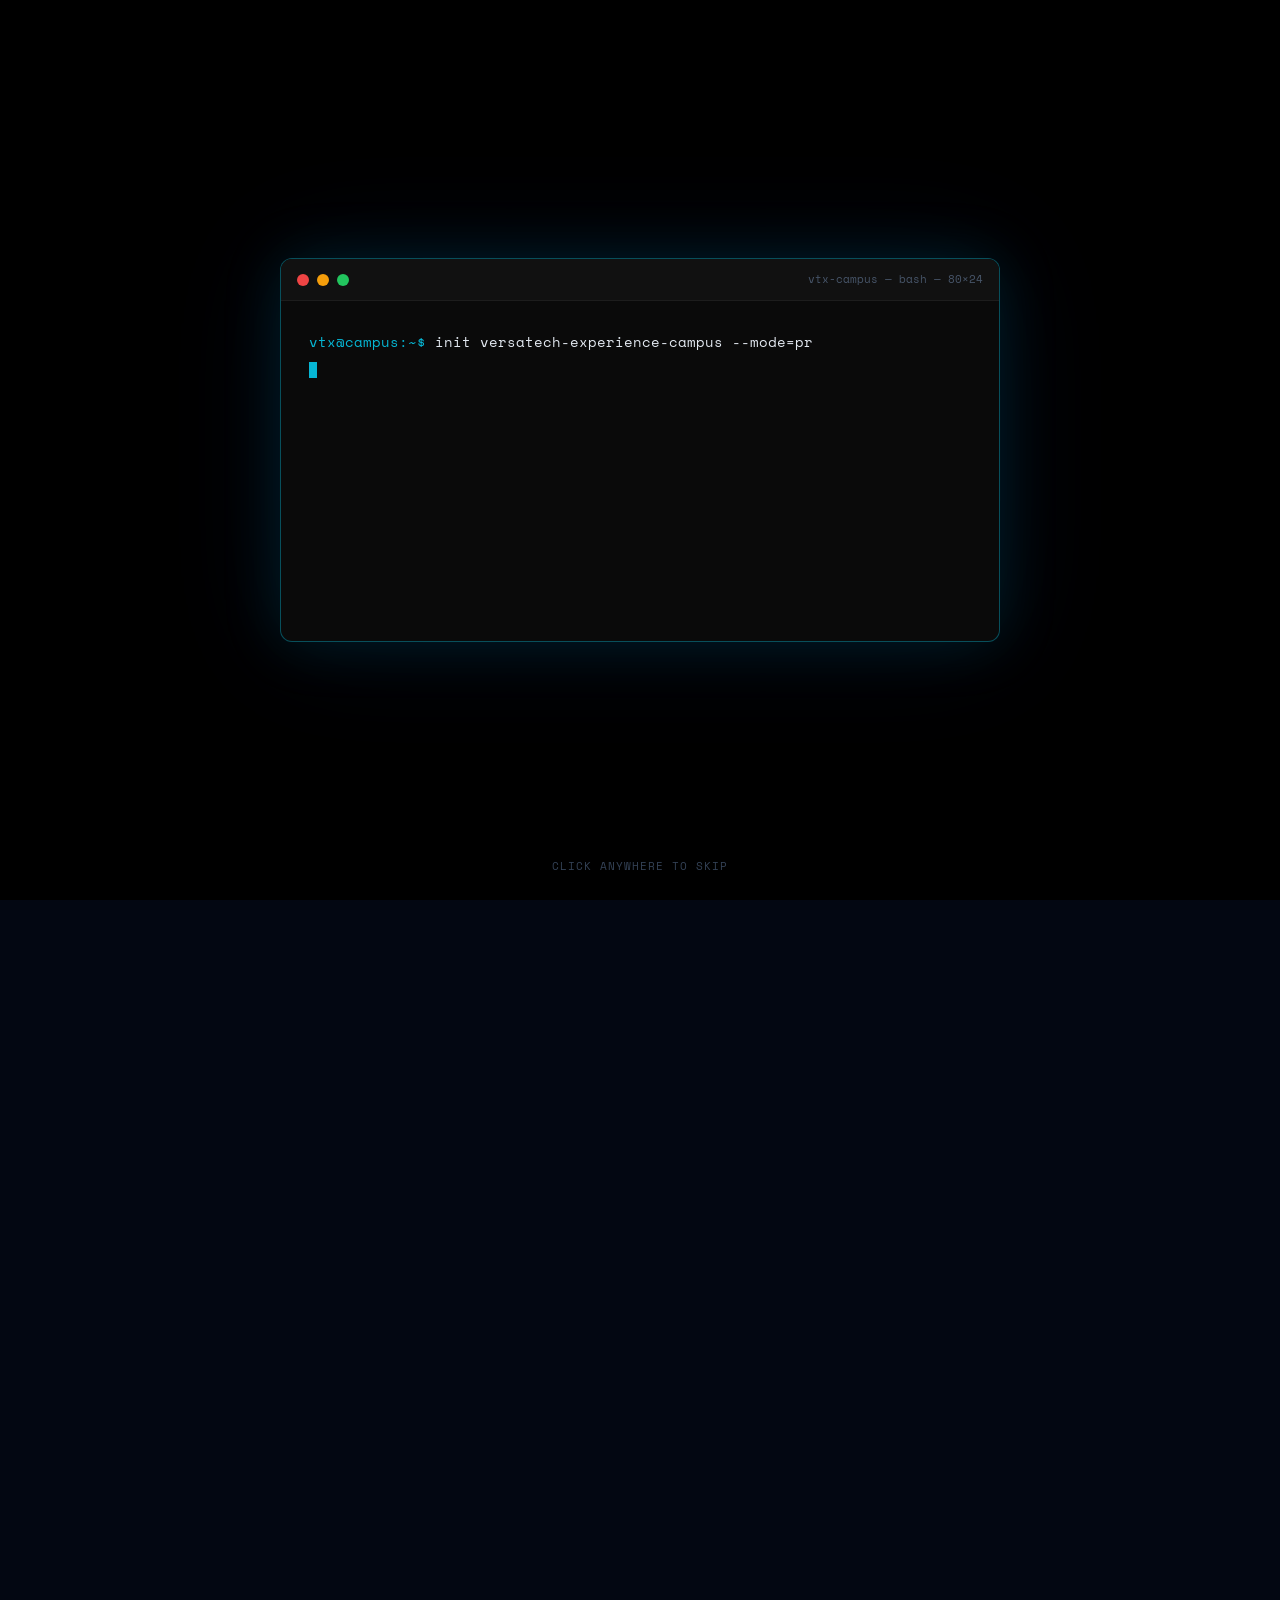
<file: index.html>
<!DOCTYPE html>
<html lang="en">
<head>
  <meta charset="UTF-8" />
  <meta name="viewport" content="width=device-width, initial-scale=1.0" />
  <title>VersaTech Experience Campus – Learn. Build. Launch.</title>
  <meta name="description" content="Practical technology training designed to equip Africa's next generation of builders with real-world digital skills." />
  <link rel="stylesheet" href="css/styles.css" />
  <style>
    #main-site { display: block; }
  </style>
</head>
<body>

<!-- ── NETWORK BACKGROUND ── -->
<div class="network-bg">
  <canvas id="network-canvas"></canvas>
</div>

<!-- ── TERMINAL INTRO ── -->
<div id="terminal-intro">
  <div class="terminal-window">
    <div class="terminal-titlebar">
      <div class="term-dot red"></div>
      <div class="term-dot yellow"></div>
      <div class="term-dot green"></div>
      <span>vtx-campus — bash — 80×24</span>
    </div>
    <div class="terminal-body">
      <div id="terminal-text"></div><span class="cursor" id="terminal-cursor"></span>
    </div>
  </div>
  <p style="position:absolute;bottom:24px;font-family:var(--font-mono);font-size:11px;color:#334155;letter-spacing:1px;">CLICK ANYWHERE TO SKIP</p>
</div>

<!-- ── MAIN SITE ── -->
<div id="main-site">

  <!-- NAV -->
  <nav>
    <a href="index.html" class="nav-logo">
      <div class="logo-mark">VTX</div>
      <div class="logo-text">
        VersaTech
        <span>Experience Campus</span>
      </div>
    </a>
    <ul class="nav-links">
      <li><a href="#courses">Courses</a></li>
      <li><a href="#features">Why VTX</a></li>
      <li><a href="#courses" class="nav-cta">Start Learning →</a></li>
    </ul>
    <div class="nav-hamburger" onclick="toggleMobileNav()">
      <span></span><span></span><span></span>
    </div>
  </nav>

  <!-- HERO -->
  <section id="hero">
    <div class="hero-glow hero-glow-1"></div>
    <div class="hero-glow hero-glow-2"></div>
    <div class="hero-content">
      <div class="hero-badge">Now Enrolling — Cohort 2026</div>
      <h1 class="hero-title">
        VersaTech<br/>
        <span class="highlight">Experience</span><br/>
        Campus
      </h1>
      <p class="hero-sub">
        Practical technology training designed to equip Africa's next generation of builders with real-world digital skills — from fundamentals to full-stack.
      </p>
      <div class="hero-actions">
        <a href="#courses" class="btn-primary">
          <svg width="16" height="16" viewBox="0 0 24 24" fill="none" stroke="currentColor" stroke-width="2.5"><path d="M12 2L2 7l10 5 10-5-10-5z"/><path d="M2 17l10 5 10-5"/><path d="M2 12l10 5 10-5"/></svg>
          Browse Courses
        </a>
        <a href="mailto:training@versatechglobal.com" class="btn-secondary">
          <svg width="16" height="16" viewBox="0 0 24 24" fill="none" stroke="currentColor" stroke-width="2"><path d="M17 21v-2a4 4 0 0 0-4-4H5a4 4 0 0 0-4 4v2"/><circle cx="9" cy="7" r="4"/><path d="M23 21v-2a4 4 0 0 0-3-3.87"/><path d="M16 3.13a4 4 0 0 1 0 7.75"/></svg>
          Apply for Training
        </a>
      </div>
      <div class="hero-stats">
        <div class="stat-item">
          <div class="stat-num">10+</div>
          <div class="stat-label">Modules</div>
        </div>
        <div class="stat-item">
          <div class="stat-num">100%</div>
          <div class="stat-label">Practical</div>
        </div>
        <div class="stat-item">
          <div class="stat-num">2</div>
          <div class="stat-label">Courses</div>
        </div>
        <div class="stat-item">
          <div class="stat-num">∞</div>
          <div class="stat-label">Potential</div>
        </div>
      </div>
    </div>
  </section>

  <!-- FEATURES -->
  <section id="features">
    <div class="features-grid">
      <div class="feature-item">
        <div class="feature-icon">🛠️</div>
        <div class="feature-title">Project-Based Learning</div>
        <div class="feature-desc">Every module ends with a real task you build yourself — no passive watching.</div>
      </div>
      <div class="feature-item">
        <div class="feature-icon">📡</div>
        <div class="feature-title">Live Recap Classes</div>
        <div class="feature-desc">Stuck on a concept? Request a live session directly from any module via WhatsApp.</div>
      </div>
      <div class="feature-item">
        <div class="feature-icon">🌍</div>
        <div class="feature-title">Built for Africa</div>
        <div class="feature-desc">Curriculum designed around the African tech ecosystem and real-world job markets.</div>
      </div>
      <div class="feature-item">
        <div class="feature-icon">🏆</div>
        <div class="feature-title">VersaTech Certificate</div>
        <div class="feature-desc">Complete all modules and earn a VersaTech Global Solutions certificate of completion.</div>
      </div>
    </div>
  </section>

  <!-- COURSES -->
  <section id="courses">
    <div class="section-label">// available_programs</div>
    <h2 class="section-title">Choose Your<br/>Learning Path</h2>
    <p class="section-sub">Start with the fundamentals or jump straight into advanced tracks. Every course is hands-on.</p>

    <div class="courses-grid">

      <!-- Python Course -->
      <div class="course-card">
        <div class="course-icon python">🐍</div>
        <div class="course-tag">Live Now</div>
        <h3 class="course-title">Python Web Development Bootcamp</h3>
        <p class="course-desc">Master Python from zero to building full web applications using Flask. 10 structured modules with real projects at every step.</p>
        <div class="course-meta">
          <div class="meta-item">
            <svg width="14" height="14" viewBox="0 0 24 24" fill="none" stroke="currentColor" stroke-width="2"><circle cx="12" cy="12" r="10"/><polyline points="12 6 12 12 16 14"/></svg>
            5 Weeks
          </div>
          <div class="meta-item">
            <svg width="14" height="14" viewBox="0 0 24 24" fill="none" stroke="currentColor" stroke-width="2"><path d="M17 21v-2a4 4 0 0 0-4-4H5a4 4 0 0 0-4 4v2"/><circle cx="9" cy="7" r="4"/></svg>
            Beginner → Intermediate
          </div>
        </div>
        <a href="courses/python/access.html" class="course-btn">
          <svg width="15" height="15" viewBox="0 0 24 24" fill="none" stroke="currentColor" stroke-width="2"><rect x="3" y="11" width="18" height="11" rx="2" ry="2"/><path d="M7 11V7a5 5 0 0 1 10 0v4"/></svg>
          Access Course 
        </a> 
      </div>

      <!-- Graphic Design Course -->
      <div class="course-card">
        <span class="coming-soon-badge">Coming Soon</span>
        <div class="course-icon design">🎨</div>
        <div class="course-tag" style="color:var(--purple-light);background:rgba(124,58,237,0.1);border-color:rgba(124,58,237,0.3);">Opening Soon</div>
        <h3 class="course-title">Graphic Design Masterclass</h3>
        <p class="course-desc">From typography fundamentals to brand identity systems — learn professional design tools and develop a portfolio of real client-ready work.</p>
        <div class="course-meta">
          <div class="meta-item">
            <svg width="14" height="14" viewBox="0 0 24 24" fill="none" stroke="currentColor" stroke-width="2"><circle cx="12" cy="12" r="10"/><polyline points="12 6 12 12 16 14"/></svg>
            8 Weeks
          </div>
          <div class="meta-item">
            <svg width="14" height="14" viewBox="0 0 24 24" fill="none" stroke="currentColor" stroke-width="2"><path d="M17 21v-2a4 4 0 0 0-4-4H5a4 4 0 0 0-4 4v2"/><circle cx="9" cy="7" r="4"/></svg>
            All Levels
          </div>
        </div>
        <button class="course-btn" style="background:rgba(124,58,237,0.2);border:1px solid rgba(124,58,237,0.3);box-shadow:none;cursor:not-allowed;opacity:0.7;" disabled>
          🔒 Notify Me When Live
        </button>
      </div>

      <!-- Data Science Teaser -->
      <div class="course-card" style="opacity:0.6;pointer-events:none;">
        <span class="coming-soon-badge">Q3 2026</span>
        <div class="course-icon" style="background:rgba(245,158,11,0.1);border:1px solid rgba(245,158,11,0.2);">📊</div>
        <div class="course-tag" style="color:#f59e0b;background:rgba(245,158,11,0.1);border-color:rgba(245,158,11,0.2);">Upcoming</div>
        <h3 class="course-title">Data Science & AI Fundamentals</h3>
        <p class="course-desc">Learn data analysis, machine learning basics, and build AI-powered tools using Python. A VersaTech signature track designed for the African data economy.</p>
        <div class="course-meta">
          <div class="meta-item">
            <svg width="14" height="14" viewBox="0 0 24 24" fill="none" stroke="currentColor" stroke-width="2"><circle cx="12" cy="12" r="10"/><polyline points="12 6 12 12 16 14"/></svg>
            12 Weeks
          </div>
        </div>
        <button class="course-btn" style="background:rgba(245,158,11,0.1);border:1px solid rgba(245,158,11,0.2);color:#f59e0b;cursor:not-allowed;" disabled>
          🔔 In Development
        </button>
      </div>

    </div>
  </section>

  <!-- CTA BAND -->
  <section style="padding:60px 5%;background:linear-gradient(135deg,rgba(30,58,138,0.3),rgba(6,182,212,0.1));border-top:1px solid rgba(37,99,235,0.15);border-bottom:1px solid rgba(37,99,235,0.15);">
    <div style="max-width:640px;margin:0 auto;text-align:center;">
      <div class="section-label" style="text-align:center;margin-bottom:12px;">// join_the_movement</div>
      <h2 class="section-title" style="text-align:center;font-size:clamp(28px,4vw,44px);">Africa's Digital Future<br/>Starts With You</h2>
      <p style="font-size:16px;color:var(--text-secondary);margin:16px auto 32px;max-width:480px;line-height:1.7;">VersaTech Global Solutions is building the infrastructure for Africa's next generation of tech talent. Your skills are the foundation.</p>
      <a href="#courses" class="btn-primary" style="display:inline-flex;margin:0 auto;">
        Start Your Journey →
      </a>
    </div>
  </section>

  <!-- FOOTER -->
  <footer>
    <div class="footer-top">
      <div class="footer-brand">
        <a href="index.html" class="nav-logo" style="margin-bottom:4px;">
          <div class="logo-mark">VTX</div>
          <div class="logo-text">VersaTech<span>Experience Campus</span></div>
        </a>
        <p>The training division of VersaTech Global Solutions, equipping Africa with practical technology skills since 2024.</p>
      </div>
      <div class="footer-links">
        <h4>Courses</h4>
        <ul>
          <li><a href="courses/python/access.html">Python Bootcamp</a></li>
          <li><a href="courses/graphic-design/access.html">Graphic Design</a></li>
          <li><a href="#">Data Science (Soon)</a></li>
        </ul>
      </div>
      <div class="footer-links">
        <h4>Company</h4>
        <ul>
          <li><a href="#">VersaTech Global</a></li>
          <li><a href="#">About Campus</a></li>
          <li><a href="mailto:training@versatechglobal.com">Contact</a></li>
        </ul>
      </div>
    </div>
    <div class="footer-bottom">
      <p>© 2026 VersaTech Global Solutions. All rights reserved.</p>
      <p class="powered">Powered by <span>VersaTech AI Infrastructure</span> • Narok, Kenya 🇰🇪</p>
    </div>
  </footer>

</div><!-- /#main-site -->

<script src="js/typing.js"></script>
<script src="js/modules.js"></script>
<script>
  function toggleMobileNav() {
    const links = document.querySelector('.nav-links');
    if (links) {
      links.style.display = links.style.display === 'flex' ? 'none' : 'flex';
      links.style.flexDirection = 'column';
      links.style.position = 'fixed';
      links.style.top = '68px';
      links.style.left = '0'; links.style.right = '0';
      links.style.background = 'rgba(3,7,18,0.98)';
      links.style.padding = '20px 5%';
      links.style.borderBottom = '1px solid rgba(255,255,255,0.05)';
    }
  }
</script>
</body>
</html>
</file>
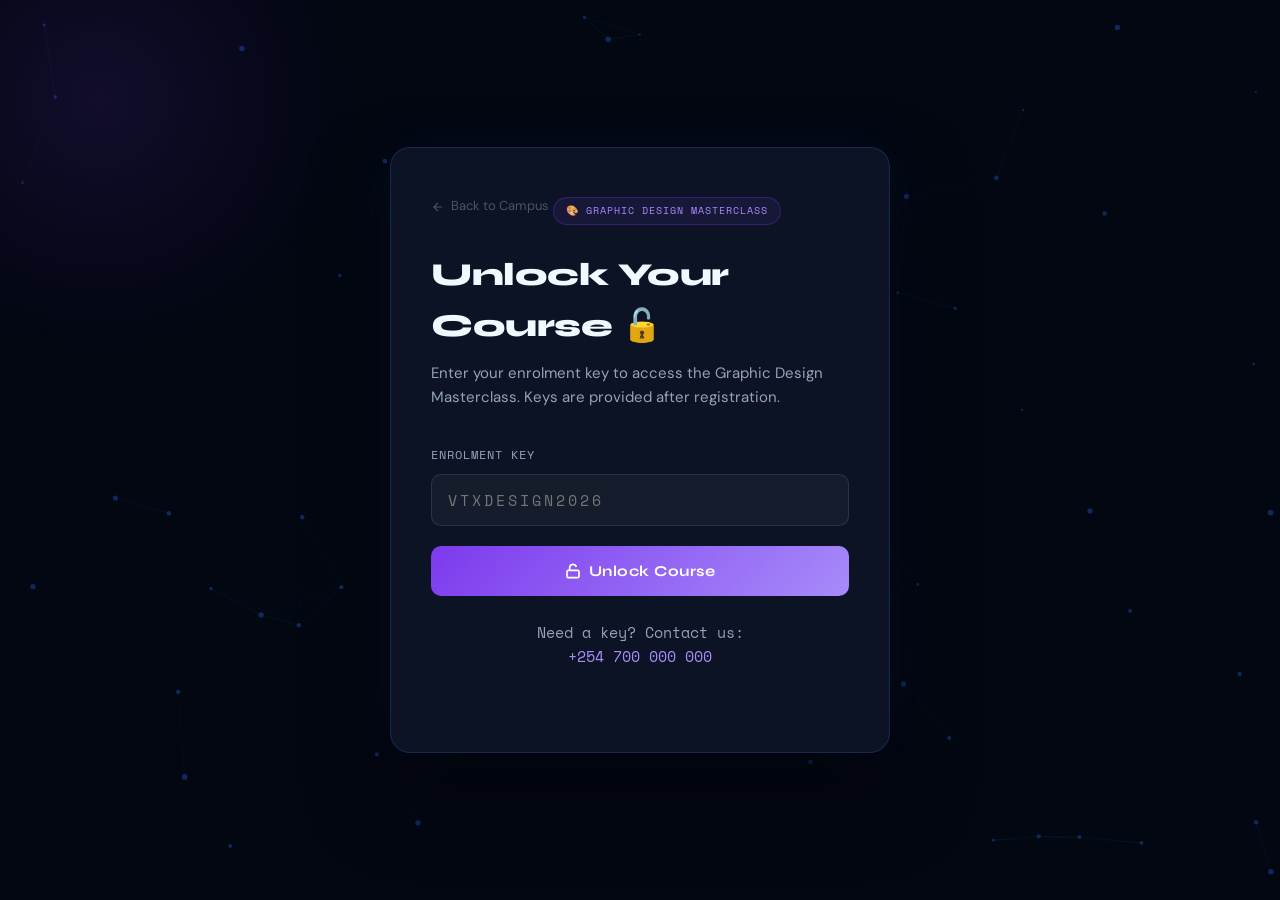
<file: courses/graphic-design/access.html>
<!DOCTYPE html>
<html lang="en">
<head>
  <meta charset="UTF-8" />
  <meta name="viewport" content="width=device-width, initial-scale=1.0" />
  <title>Access Graphic Design – VersaTech Experience Campus</title>
  <link rel="stylesheet" href="../../css/styles.css" />
</head>
<body class="access-page-body">

<div class="network-bg">
  <canvas id="network-canvas"></canvas>
</div>

<div style="position:fixed;top:-150px;left:-150px;width:500px;height:500px;background:radial-gradient(circle,rgba(124,58,237,0.12) 0%,transparent 70%);border-radius:50%;pointer-events:none;z-index:1;"></div>

<div class="access-card">
  <a href="../../index.html" class="access-back">
    <svg width="14" height="14" viewBox="0 0 24 24" fill="none" stroke="currentColor" stroke-width="2"><path d="M19 12H5M12 5l-7 7 7 7"/></svg>
    Back to Campus
  </a>

  <div class="access-course-badge" style="color:var(--purple-light);background:rgba(124,58,237,0.1);border-color:rgba(124,58,237,0.3);">
    🎨 Graphic Design Masterclass
  </div>

  <h1>Unlock Your<br/>Course 🔓</h1>
  <p>Enter your enrolment key to access the Graphic Design Masterclass. Keys are provided after registration.</p>

  <div class="input-group">
    <label for="enrolment-key">Enrolment Key</label>
    <input type="text" id="enrolment-key" class="key-input" placeholder="VTXDESIGN2026" autocomplete="off" spellcheck="false" />
    <div class="error-msg" id="error-msg">
      <svg width="14" height="14" viewBox="0 0 24 24" fill="none" stroke="currentColor" stroke-width="2"><circle cx="12" cy="12" r="10"/><line x1="12" y1="8" x2="12" y2="12"/><line x1="12" y1="16" x2="12.01" y2="16"/></svg>
      Invalid key. Check your key and try again.
    </div>
  </div>

  <button class="unlock-btn" id="unlock-btn" style="background:linear-gradient(135deg,var(--purple),var(--purple-light));">
    <svg width="16" height="16" viewBox="0 0 24 24" fill="none" stroke="currentColor" stroke-width="2.5"><rect x="3" y="11" width="18" height="11" rx="2" ry="2"/><path d="M7 11V7a5 5 0 0 1 9.9-1"/></svg>
    Unlock Course
  </button>

  <p class="hint-text">
    Need a key? Contact us:<br/>
    <a href="https://wa.me/254700000000?text=Hi%2C%20I%20need%20a%20key%20for%20the%20Graphic%20Design%20Masterclass" style="color:var(--purple-light);text-decoration:none;" target="_blank">+254 700 000 000</a>
  </p>
</div>

<script src="../../js/access.js"></script>
<script src="../../js/modules.js"></script>
<script>
  initAccessPage('design');
</script>
</body>
</html>
</file>
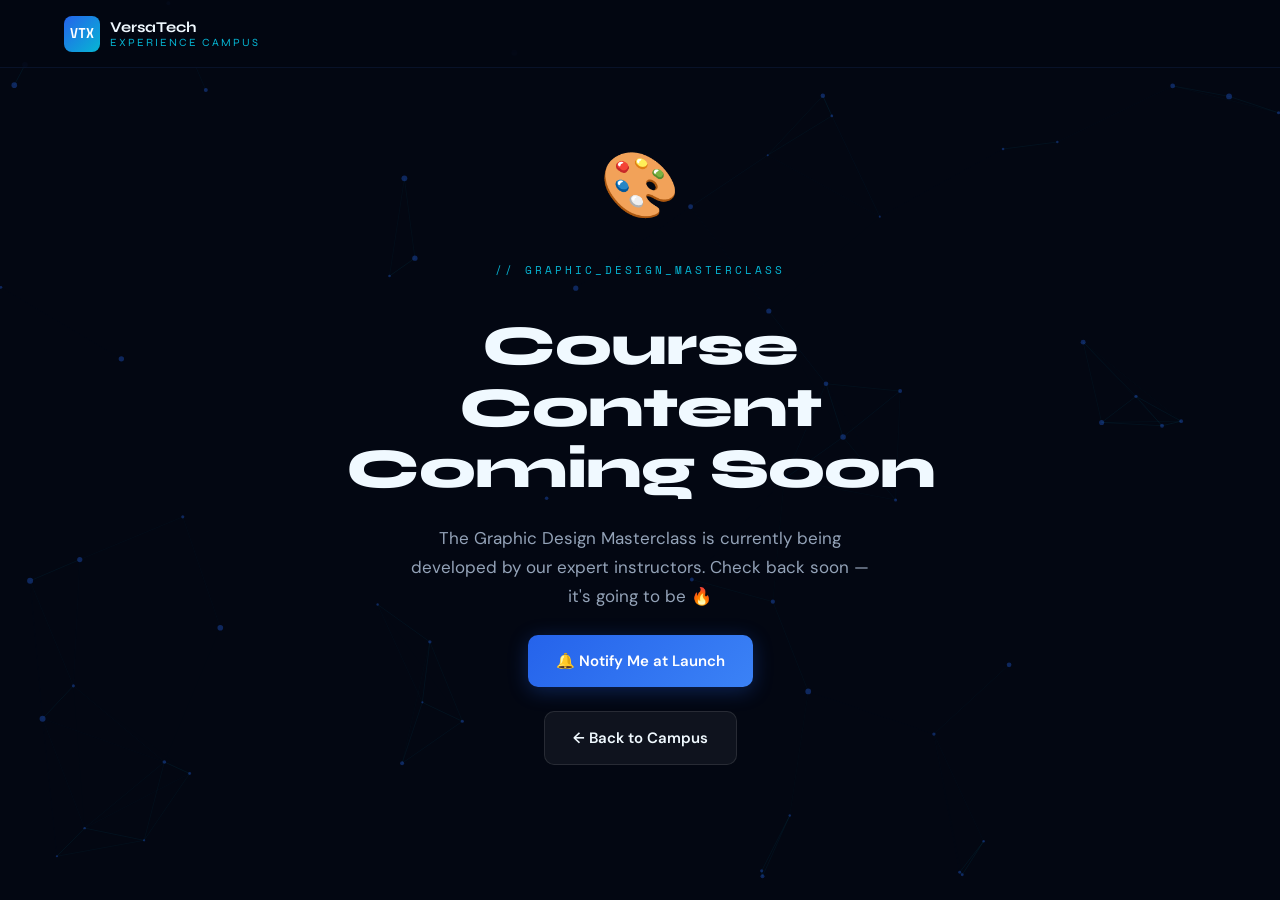
<file: courses/graphic-design/design-course.html>
<!DOCTYPE html>
<html lang="en">
<head>
  <meta charset="UTF-8" />
  <meta name="viewport" content="width=device-width, initial-scale=1.0" />
  <title>Graphic Design Masterclass – VersaTech Experience Campus</title>
  <link rel="stylesheet" href="../../css/styles.css" />
</head>
<body>
<div class="network-bg"><canvas id="network-canvas"></canvas></div>
<nav>
  <a href="../../index.html" class="nav-logo">
    <div class="logo-mark">VTX</div>
    <div class="logo-text">VersaTech<span>Experience Campus</span></div>
  </a>
</nav>

<div style="min-height:100vh;display:flex;align-items:center;justify-content:center;flex-direction:column;gap:24px;padding:80px 20px;text-align:center;position:relative;z-index:2;">
  <div style="font-size:64px;">🎨</div>
  <div class="section-label">// graphic_design_masterclass</div>
  <h1 style="font-family:var(--font-display);font-size:clamp(32px,5vw,56px);font-weight:800;letter-spacing:-1px;max-width:600px;line-height:1.1;">
    Course Content<br/>Coming Soon
  </h1>
  <p style="color:var(--text-secondary);font-size:17px;max-width:480px;line-height:1.7;">
    The Graphic Design Masterclass is currently being developed by our expert instructors. Check back soon — it's going to be 🔥
  </p>
  <a href="https://wa.me/254700000000?text=Hello%2C%20I%20want%20to%20be%20notified%20when%20the%20Graphic%20Design%20course%20launches" target="_blank" class="btn-primary">
    🔔 Notify Me at Launch
  </a>
  <a href="../../index.html" class="btn-secondary">← Back to Campus</a>
</div>

<script src="../../js/modules.js"></script>
</body>
</html>
</file>
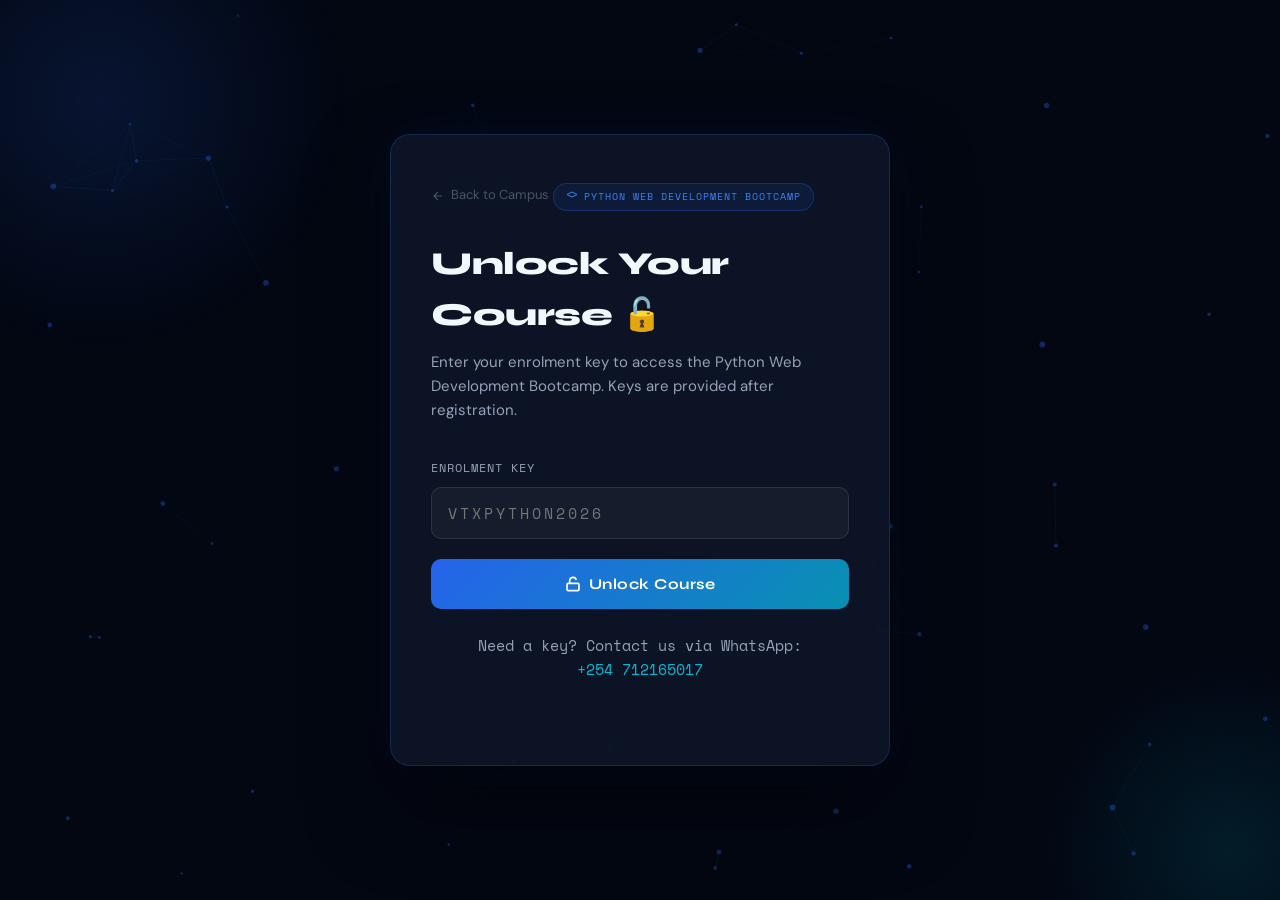
<file: courses/python/access.html>
<!DOCTYPE html>
<html lang="en">
<head>
  <meta charset="UTF-8" />
  <meta name="viewport" content="width=device-width, initial-scale=1.0" />
  <title>Access Python Bootcamp – VersaTech Experience Campus</title>
  <link rel="stylesheet" href="../../css/styles.css" />
</head>
<body class="access-page-body">

<!-- NETWORK BG -->
<div class="network-bg">
  <canvas id="network-canvas"></canvas>
</div>

<!-- GLOW BLOBS -->
<div style="position:fixed;top:-150px;left:-150px;width:500px;height:500px;background:radial-gradient(circle,rgba(37,99,235,0.15) 0%,transparent 70%);border-radius:50%;pointer-events:none;z-index:1;"></div>
<div style="position:fixed;bottom:-150px;right:-150px;width:400px;height:400px;background:radial-gradient(circle,rgba(6,182,212,0.12) 0%,transparent 70%);border-radius:50%;pointer-events:none;z-index:1;"></div>

<div class="access-card">
  <a href="../../index.html" class="access-back">
    <svg width="14" height="14" viewBox="0 0 24 24" fill="none" stroke="currentColor" stroke-width="2"><path d="M19 12H5M12 5l-7 7 7 7"/></svg>
    Back to Campus
  </a>

  <div class="access-course-badge">
    <svg width="12" height="12" viewBox="0 0 24 24" fill="none" stroke="currentColor" stroke-width="2"><path d="M12 2L2 7l10 5 10-5-10-5z"/></svg>
    Python Web Development Bootcamp
  </div>

  <h1>Unlock Your<br/>Course 🔓</h1>
  <p>Enter your enrolment key to access the Python Web Development Bootcamp. Keys are provided after registration.</p>

  <div class="input-group">
    <label for="enrolment-key">Enrolment Key</label>
    <input
      type="text"
      id="enrolment-key"
      class="key-input"
      placeholder="VTXPYTHON2026"
      autocomplete="off"
      spellcheck="false"
    />
    <div class="error-msg" id="error-msg">
      <svg width="14" height="14" viewBox="0 0 24 24" fill="none" stroke="currentColor" stroke-width="2"><circle cx="12" cy="12" r="10"/><line x1="12" y1="8" x2="12" y2="12"/><line x1="12" y1="16" x2="12.01" y2="16"/></svg>
      Invalid key. Check your key and try again.
    </div>
  </div>

  <button class="unlock-btn" id="unlock-btn">
    <svg width="16" height="16" viewBox="0 0 24 24" fill="none" stroke="currentColor" stroke-width="2.5"><rect x="3" y="11" width="18" height="11" rx="2" ry="2"/><path d="M7 11V7a5 5 0 0 1 9.9-1"/></svg>
    Unlock Course
  </button>

  <p class="hint-text">
    Need a key? Contact us via WhatsApp:<br/>
    <a href="https://wa.me/254712165017?text=Hi%2C%20I%20need%20a%20key%20for%20the%20Python%20Bootcamp" style="color:var(--cyan);text-decoration:none;" target="_blank">+254 712165017</a>
  </p>
</div>

<script src="../../js/access.js"></script>
<script src="../../js/modules.js"></script>
<script>
  initAccessPage('python');
</script>
</body>
</html>
</file>
<file: css/styles.css>
@import url('https://fonts.googleapis.com/css2?family=Space+Mono:wght@400;700&family=Syne:wght@400;600;700;800&family=DM+Sans:wght@300;400;500;600&display=swap');

:root {
  --bg-deepest: #030712;
  --bg-deep: #0f172a;
  --bg-mid: #0d1b3e;
  --blue-900: #1e3a8a;
  --blue-700: #1d4ed8;
  --blue-500: #2563eb;
  --blue-400: #3b82f6;
  --cyan: #06b6d4;
  --cyan-dim: #0891b2;
  --purple: #7c3aed;
  --purple-light: #a78bfa;
  --text-primary: #f0f9ff;
  --text-secondary: #94a3b8;
  --text-muted: #475569;
  --card-bg: rgba(15, 23, 42, 0.7);
  --card-border: rgba(59, 130, 246, 0.15);
  --glow-blue: rgba(37, 99, 235, 0.4);
  --glow-cyan: rgba(6, 182, 212, 0.3);
  --font-display: 'Syne', sans-serif;
  --font-mono: 'Space Mono', monospace;
  --font-body: 'DM Sans', sans-serif;
}

*, *::before, *::after { box-sizing: border-box; margin: 0; padding: 0; }

html { scroll-behavior: smooth; }

body {
  font-family: var(--font-body);
  background: var(--bg-deepest);
  color: var(--text-primary);
  overflow-x: hidden;
  line-height: 1.6;
}

/* ─── NETWORK GRID BACKGROUND ─── */
.network-bg {
  position: fixed;
  inset: 0;
  z-index: 0;
  pointer-events: none;
  overflow: hidden;
}

.network-bg canvas {
  width: 100%;
  height: 100%;
}

/* ─── TERMINAL INTRO ─── */
#terminal-intro {
  position: fixed;
  inset: 0;
  z-index: 1000;
  background: #000;
  display: flex;
  align-items: center;
  justify-content: center;
  transition: opacity 0.8s ease, visibility 0.8s ease;
}

#terminal-intro.fade-out {
  opacity: 0;
  visibility: hidden;
}

.terminal-window {
  width: min(720px, 90vw);
  background: #0a0a0a;
  border: 1px solid rgba(6, 182, 212, 0.4);
  border-radius: 12px;
  overflow: hidden;
  box-shadow: 0 0 60px rgba(6, 182, 212, 0.15), 0 0 120px rgba(37, 99, 235, 0.1);
}

.terminal-titlebar {
  background: #111;
  padding: 12px 16px;
  display: flex;
  align-items: center;
  gap: 8px;
  border-bottom: 1px solid rgba(255,255,255,0.05);
}

.term-dot {
  width: 12px; height: 12px;
  border-radius: 50%;
}
.term-dot.red { background: #ef4444; }
.term-dot.yellow { background: #f59e0b; }
.term-dot.green { background: #22c55e; }

.terminal-titlebar span {
  margin-left: auto;
  font-family: var(--font-mono);
  font-size: 11px;
  color: var(--text-muted);
}

.terminal-body {
  padding: 28px;
  font-family: var(--font-mono);
  font-size: 14px;
  line-height: 1.9;
  min-height: 340px;
}

.terminal-body .line { display: block; }
.terminal-body .prompt { color: var(--cyan); }
.terminal-body .output { color: #e2e8f0; }
.terminal-body .accent { color: var(--cyan); font-weight: 700; }
.terminal-body .dim { color: var(--text-muted); }
.terminal-body .big { font-size: 18px; color: var(--text-primary); font-weight: 700; letter-spacing: 1px; }

.cursor {
  display: inline-block;
  width: 8px; height: 16px;
  background: var(--cyan);
  vertical-align: middle;
  animation: blink 1s step-end infinite;
}


@keyframes blink {
  0%, 100% { opacity: 1; }
  50% { opacity: 0; }
}

/* ─── MAIN SITE ─── */
#main-site {
  position: relative;
  z-index: 1;
  opacity: 0;
  transition: opacity 0.8s ease;
}

#main-site.visible { opacity: 1; }

/* ─── NAV ─── */
nav {
  position: fixed;
  top: 0; left: 0; right: 0;
  z-index: 100;
  padding: 0 5%;
  height: 68px;
  display: flex;
  align-items: center;
  justify-content: space-between;
  background: rgba(3, 7, 18, 0.8);
  backdrop-filter: blur(20px);
  border-bottom: 1px solid rgba(59, 130, 246, 0.1);
}

.nav-logo {
  display: flex;
  align-items: center;
  gap: 10px;
  text-decoration: none;
}

.logo-mark {
  width: 36px; height: 36px;
  background: linear-gradient(135deg, var(--blue-500), var(--cyan));
  border-radius: 8px;
  display: flex; align-items: center; justify-content: center;
  font-family: var(--font-mono);
  font-size: 13px;
  font-weight: 700;
  color: #fff;
}

.logo-text {
  font-family: var(--font-display);
  font-weight: 700;
  font-size: 15px;
  color: var(--text-primary);
  line-height: 1.2;
}

.logo-text span {
  display: block;
  font-size: 11px;
  color: var(--cyan);
  font-weight: 400;
  letter-spacing: 2px;
  text-transform: uppercase;
}

.nav-links {
  display: flex;
  align-items: center;
  gap: 32px;
  list-style: none;
}

.nav-links a {
  font-size: 14px;
  color: var(--text-secondary);
  text-decoration: none;
  transition: color 0.2s;
  font-weight: 500;
}

.nav-links a:hover { color: var(--cyan); }

.nav-cta {
  background: linear-gradient(135deg, var(--blue-500), var(--cyan-dim));
  color: #fff !important;
  padding: 8px 20px;
  border-radius: 8px;
  font-weight: 600 !important;
  transition: box-shadow 0.2s !important;
}

.nav-cta:hover {
  box-shadow: 0 0 20px rgba(6, 182, 212, 0.4) !important;
  color: #fff !important;
}

.nav-hamburger {
  display: none;
  flex-direction: column;
  gap: 5px;
  cursor: pointer;
  padding: 4px;
}

.nav-hamburger span {
  display: block;
  width: 24px; height: 2px;
  background: var(--text-secondary);
  border-radius: 2px;
  transition: all 0.3s;
}

/* ─── HERO ─── */
#hero {
  min-height: 100vh;
  display: flex;
  align-items: center;
  padding: 100px 5% 60px;
  position: relative;
  overflow: hidden;
}

.hero-glow {
  position: absolute;
  border-radius: 50%;
  filter: blur(80px);
  pointer-events: none;
}

.hero-glow-1 {
  width: 600px; height: 600px;
  background: radial-gradient(circle, rgba(37,99,235,0.2) 0%, transparent 70%);
  top: -100px; left: -100px;
}

.hero-glow-2 {
  width: 500px; height: 500px;
  background: radial-gradient(circle, rgba(6,182,212,0.15) 0%, transparent 70%);
  bottom: -100px; right: -100px;
}

.hero-content {
  max-width: 760px;
  position: relative;
  z-index: 2;
}

.hero-badge {
  display: inline-flex;
  align-items: center;
  gap: 8px;
  background: rgba(6, 182, 212, 0.1);
  border: 1px solid rgba(6, 182, 212, 0.3);
  padding: 6px 14px;
  border-radius: 100px;
  font-family: var(--font-mono);
  font-size: 11px;
  color: var(--cyan);
  letter-spacing: 1.5px;
  text-transform: uppercase;
  margin-bottom: 28px;
}

.hero-badge::before {
  content: '';
  width: 6px; height: 6px;
  background: var(--cyan);
  border-radius: 50%;
  animation: pulse 2s infinite;
}

@keyframes pulse {
  0%, 100% { opacity: 1; transform: scale(1); }
  50% { opacity: 0.4; transform: scale(0.8); }
}

h1.hero-title {
  font-family: var(--font-display);
  font-size: clamp(42px, 7vw, 84px);
  font-weight: 800;
  line-height: 1.05;
  letter-spacing: -2px;
  margin-bottom: 24px;
}

h1.hero-title .highlight {
  background: linear-gradient(135deg, var(--blue-400), var(--cyan));
  -webkit-background-clip: text;
  -webkit-text-fill-color: transparent;
  background-clip: text;
}

.hero-sub {
  font-size: 18px;
  color: var(--text-secondary);
  max-width: 560px;
  margin-bottom: 40px;
  line-height: 1.7;
  font-weight: 300;
}

.hero-actions {
  display: flex;
  gap: 16px;
  flex-wrap: wrap;
}

.btn-primary {
  display: inline-flex;
  align-items: center;
  gap: 8px;
  background: linear-gradient(135deg, var(--blue-500), var(--blue-400));
  color: #fff;
  padding: 14px 28px;
  border-radius: 10px;
  font-weight: 600;
  font-size: 15px;
  text-decoration: none;
  border: none;
  cursor: pointer;
  transition: all 0.3s;
  box-shadow: 0 4px 20px rgba(37, 99, 235, 0.3);
}

.btn-primary:hover {
  transform: translateY(-2px);
  box-shadow: 0 8px 30px rgba(37, 99, 235, 0.5);
}

.btn-secondary {
  display: inline-flex;
  align-items: center;
  gap: 8px;
  background: rgba(255,255,255,0.05);
  color: var(--text-primary);
  padding: 14px 28px;
  border-radius: 10px;
  font-weight: 600;
  font-size: 15px;
  text-decoration: none;
  border: 1px solid rgba(255,255,255,0.1);
  cursor: pointer;
  transition: all 0.3s;
}

.btn-secondary:hover {
  background: rgba(255,255,255,0.08);
  border-color: rgba(6, 182, 212, 0.4);
  color: var(--cyan);
}

.hero-stats {
  display: flex;
  gap: 48px;
  margin-top: 64px;
  padding-top: 40px;
  border-top: 1px solid rgba(255,255,255,0.05);
}

.stat-item {}
.stat-num {
  font-family: var(--font-display);
  font-size: 36px;
  font-weight: 800;
  background: linear-gradient(135deg, #fff, var(--cyan));
  -webkit-background-clip: text;
  -webkit-text-fill-color: transparent;
  background-clip: text;
}

.stat-label {
  font-size: 12px;
  color: var(--text-muted);
  text-transform: uppercase;
  letter-spacing: 1.5px;
  margin-top: 4px;
}

/* ─── SECTION COMMON ─── */
section {
  padding: 100px 5%;
  position: relative;
}

.section-label {
  font-family: var(--font-mono);
  font-size: 11px;
  color: var(--cyan);
  text-transform: uppercase;
  letter-spacing: 3px;
  margin-bottom: 12px;
}

.section-title {
  font-family: var(--font-display);
  font-size: clamp(32px, 4vw, 52px);
  font-weight: 800;
  line-height: 1.1;
  letter-spacing: -1px;
  margin-bottom: 16px;
}

.section-sub {
  font-size: 17px;
  color: var(--text-secondary);
  max-width: 520px;
  margin-bottom: 56px;
  line-height: 1.7;
}

/* ─── COURSES GRID ─── */
#courses {
  background: linear-gradient(180deg, transparent, rgba(15, 23, 42, 0.5), transparent);
}

.courses-grid {
  display: grid;
  grid-template-columns: repeat(auto-fill, minmax(320px, 1fr));
  gap: 24px;
  margin-top: 16px;
}

.course-card {
  background: var(--card-bg);
  border: 1px solid var(--card-border);
  border-radius: 16px;
  padding: 28px;
  backdrop-filter: blur(20px);
  transition: all 0.3s;
  position: relative;
  overflow: hidden;
  text-decoration: none;
  color: inherit;
  display: flex;
  flex-direction: column;
}

.course-card::before {
  content: '';
  position: absolute;
  inset: 0;
  background: linear-gradient(135deg, rgba(37,99,235,0.05), transparent);
  opacity: 0;
  transition: opacity 0.3s;
}

.course-card:hover {
  border-color: rgba(6, 182, 212, 0.4);
  transform: translateY(-4px);
  box-shadow: 0 20px 60px rgba(0,0,0,0.4), 0 0 30px rgba(6,182,212,0.1);
}

.course-card:hover::before { opacity: 1; }

.course-icon {
  width: 52px; height: 52px;
  border-radius: 12px;
  display: flex; align-items: center; justify-content: center;
  font-size: 22px;
  margin-bottom: 20px;
}

.course-icon.python { background: linear-gradient(135deg, rgba(37,99,235,0.2), rgba(6,182,212,0.2)); border: 1px solid rgba(6,182,212,0.3); }
.course-icon.design { background: linear-gradient(135deg, rgba(124,58,237,0.2), rgba(167,139,250,0.2)); border: 1px solid rgba(167,139,250,0.3); }

.course-tag {
  display: inline-block;
  font-family: var(--font-mono);
  font-size: 10px;
  color: var(--cyan);
  background: rgba(6,182,212,0.1);
  border: 1px solid rgba(6,182,212,0.2);
  padding: 3px 10px;
  border-radius: 100px;
  letter-spacing: 1px;
  text-transform: uppercase;
  margin-bottom: 12px;
}

.course-title {
  font-family: var(--font-display);
  font-size: 22px;
  font-weight: 700;
  margin-bottom: 10px;
  color: var(--text-primary);
}

.course-desc {
  font-size: 14px;
  color: var(--text-secondary);
  line-height: 1.6;
  flex: 1;
  margin-bottom: 20px;
}

.course-meta {
  display: flex;
  gap: 16px;
  margin-bottom: 24px;
}

.meta-item {
  display: flex;
  align-items: center;
  gap: 6px;
  font-size: 13px;
  color: var(--text-muted);
}

.meta-item svg { opacity: 0.6; }

.course-btn {
  display: flex;
  align-items: center;
  justify-content: center;
  gap: 8px;
  background: linear-gradient(135deg, var(--blue-500), var(--cyan-dim));
  color: #fff;
  padding: 12px;
  border-radius: 10px;
  font-weight: 600;
  font-size: 14px;
  text-decoration: none;
  transition: all 0.3s;
  border: none;
  cursor: pointer;
  width: 100%;
  position: relative;
  z-index: 5;
}

.course-btn:hover {
  box-shadow: 0 4px 20px rgba(6, 182, 212, 0.35);
}

/* ─── COMING SOON BADGE ─── */
.coming-soon-badge {
  position: absolute;
  top: 16px; right: 16px;
  background: rgba(124, 58, 237, 0.2);
  border: 1px solid rgba(124, 58, 237, 0.4);
  color: var(--purple-light);
  font-family: var(--font-mono);
  font-size: 10px;
  padding: 4px 10px;
  border-radius: 100px;
  letter-spacing: 1px;
}

/* ─── FEATURES STRIP ─── */
#features {
  padding: 60px 5%;
  background: rgba(15, 23, 42, 0.3);
  border-top: 1px solid rgba(255,255,255,0.03);
  border-bottom: 1px solid rgba(255,255,255,0.03);
}

.features-grid {
  display: grid;
  grid-template-columns: repeat(auto-fit, minmax(200px, 1fr));
  gap: 32px;
}

.feature-item {
  display: flex;
  flex-direction: column;
  align-items: flex-start;
  gap: 12px;
}

.feature-icon {
  width: 44px; height: 44px;
  background: rgba(37, 99, 235, 0.1);
  border: 1px solid rgba(37, 99, 235, 0.2);
  border-radius: 10px;
  display: flex; align-items: center; justify-content: center;
  font-size: 18px;
}

.feature-title {
  font-family: var(--font-display);
  font-size: 16px;
  font-weight: 700;
  color: var(--text-primary);
}

.feature-desc {
  font-size: 13px;
  color: var(--text-muted);
  line-height: 1.6;
}

/* ─── FOOTER ─── */
footer {
  padding: 60px 5% 30px;
  border-top: 1px solid rgba(255,255,255,0.05);
}

.footer-top {
  display: flex;
  justify-content: space-between;
  align-items: flex-start;
  gap: 40px;
  flex-wrap: wrap;
  margin-bottom: 40px;
}

.footer-brand p {
  font-size: 14px;
  color: var(--text-muted);
  margin-top: 12px;
  max-width: 280px;
  line-height: 1.7;
}

.footer-links h4 {
  font-family: var(--font-display);
  font-size: 13px;
  font-weight: 700;
  text-transform: uppercase;
  letter-spacing: 1.5px;
  color: var(--text-secondary);
  margin-bottom: 16px;
}

.footer-links ul {
  list-style: none;
  display: flex;
  flex-direction: column;
  gap: 10px;
}

.footer-links a {
  font-size: 14px;
  color: var(--text-muted);
  text-decoration: none;
  transition: color 0.2s;
}

.footer-links a:hover { color: var(--cyan); }

.footer-bottom {
  padding-top: 24px;
  border-top: 1px solid rgba(255,255,255,0.05);
  display: flex;
  justify-content: space-between;
  align-items: center;
  flex-wrap: wrap;
  gap: 12px;
}

.footer-bottom p {
  font-size: 13px;
  color: var(--text-muted);
}

.footer-bottom .powered {
  font-family: var(--font-mono);
  font-size: 11px;
  color: var(--text-muted);
}

.footer-bottom .powered span { color: var(--cyan); }

/* ─── ACCESS PAGE ─── */
.access-page-body {
  min-height: 100vh;
  display: flex;
  align-items: center;
  justify-content: center;
  padding: 40px 20px;
  background: var(--bg-deepest);
}

.access-card {
  width: min(500px, 100%);
  background: rgba(15, 23, 42, 0.8);
  border: 1px solid rgba(59, 130, 246, 0.2);
  border-radius: 20px;
  padding: 48px 40px;
  backdrop-filter: blur(30px);
  box-shadow: 0 40px 80px rgba(0,0,0,0.5), 0 0 60px rgba(37,99,235,0.08);
  position: relative;
  z-index: 2;
}

.access-back {
  display: inline-flex;
  align-items: center;
  gap: 6px;
  font-size: 13px;
  color: var(--text-muted);
  text-decoration: none;
  margin-bottom: 32px;
  transition: color 0.2s;
}
.access-back:hover { color: var(--cyan); }

.access-course-badge {
  display: inline-flex;
  align-items: center;
  gap: 6px;
  background: rgba(37,99,235,0.1);
  border: 1px solid rgba(37,99,235,0.3);
  color: var(--blue-400);
  font-family: var(--font-mono);
  font-size: 10px;
  padding: 5px 12px;
  border-radius: 100px;
  letter-spacing: 1px;
  text-transform: uppercase;
  margin-bottom: 20px;
}

.access-card h1 {
  font-family: var(--font-display);
  font-size: 32px;
  font-weight: 800;
  letter-spacing: -0.5px;
  margin-bottom: 10px;
}

.access-card p {
  font-size: 15px;
  color: var(--text-secondary);
  margin-bottom: 36px;
  line-height: 1.6;
}

.input-group {
  margin-bottom: 20px;
}

.input-group label {
  display: block;
  font-size: 12px;
  font-family: var(--font-mono);
  color: var(--text-secondary);
  letter-spacing: 1px;
  text-transform: uppercase;
  margin-bottom: 10px;
}

.key-input {
  width: 100%;
  background: rgba(255,255,255,0.04);
  border: 1px solid rgba(255,255,255,0.1);
  border-radius: 10px;
  padding: 14px 16px;
  font-family: var(--font-mono);
  font-size: 15px;
  color: var(--text-primary);
  letter-spacing: 3px;
  outline: none;
  transition: all 0.3s;
}

.key-input:focus {
  border-color: var(--cyan);
  box-shadow: 0 0 0 3px rgba(6,182,212,0.1);
}

.key-input.error {
  border-color: #ef4444;
  box-shadow: 0 0 0 3px rgba(239, 68, 68, 0.1);
  animation: shake 0.4s ease;
}

@keyframes shake {
  0%, 100% { transform: translateX(0); }
  20%, 60% { transform: translateX(-6px); }
  40%, 80% { transform: translateX(6px); }
}

.error-msg {
  display: none;
  align-items: center;
  gap: 6px;
  font-size: 13px;
  color: #ef4444;
  margin-top: 10px;
}

.error-msg.show { display: flex; }

.unlock-btn {
  width: 100%;
  background: linear-gradient(135deg, var(--blue-500), var(--cyan-dim));
  color: #fff;
  border: none;
  padding: 16px;
  border-radius: 10px;
  font-weight: 700;
  font-size: 15px;
  cursor: pointer;
  transition: all 0.3s;
  display: flex;
  align-items: center;
  justify-content: center;
  gap: 8px;
  margin-top: 8px;
  font-family: var(--font-display);
  letter-spacing: 0.5px;
}

.unlock-btn:hover {
  box-shadow: 0 8px 30px rgba(6, 182, 212, 0.35);
  transform: translateY(-1px);
}

.hint-text {
  text-align: center;
  font-size: 12px;
  color: var(--text-muted);
  margin-top: 24px;
  font-family: var(--font-mono);
}

/* ─── COURSE DASHBOARD ─── */
.course-layout {
  display: grid;
  grid-template-columns: 300px 1fr;
  min-height: 100vh;
  padding-top: 68px;
}

.course-sidebar {
  background: rgba(15, 23, 42, 0.95);
  border-right: 1px solid rgba(255,255,255,0.05);
  padding: 28px 0;
  position: sticky;
  top: 68px;
  height: calc(100vh - 68px);
  overflow-y: auto;
  scrollbar-width: thin;
  scrollbar-color: rgba(59,130,246,0.3) transparent;
}

.course-sidebar::-webkit-scrollbar { width: 4px; }
.course-sidebar::-webkit-scrollbar-thumb { background: rgba(59,130,246,0.3); border-radius: 2px; }

.sidebar-header {
  padding: 0 24px 24px;
  border-bottom: 1px solid rgba(255,255,255,0.05);
  margin-bottom: 12px;
}

.sidebar-header h2 {
  font-family: var(--font-display);
  font-size: 16px;
  font-weight: 700;
  color: var(--text-primary);
  margin-bottom: 6px;
  line-height: 1.3;
}

.sidebar-header p {
  font-size: 12px;
  color: var(--text-muted);
}

/* ─── PROGRESS BAR ─── */
.progress-section {
  padding: 0 24px 20px;
  border-bottom: 1px solid rgba(255,255,255,0.05);
  margin-bottom: 12px;
}

.progress-label {
  display: flex;
  justify-content: space-between;
  align-items: center;
  margin-bottom: 8px;
}

.progress-label span {
  font-size: 12px;
  color: var(--text-muted);
  font-family: var(--font-mono);
}

.progress-label strong {
  font-size: 13px;
  color: var(--cyan);
  font-family: var(--font-mono);
}

.progress-track {
  height: 5px;
  background: rgba(255,255,255,0.07);
  border-radius: 100px;
  overflow: hidden;
}

.progress-fill {
  height: 100%;
  background: linear-gradient(90deg, var(--blue-500), var(--cyan));
  border-radius: 100px;
  transition: width 0.6s ease;
}

/* ─── MODULE NAV ─── */
.module-nav-item {
  display: flex;
  align-items: center;
  gap: 12px;
  padding: 12px 24px;
  cursor: pointer;
  transition: all 0.2s;
  border-left: 2px solid transparent;
  font-size: 14px;
  color: var(--text-secondary);
}

.module-nav-item:hover {
  background: rgba(37, 99, 235, 0.07);
  color: var(--text-primary);
}

.module-nav-item.active {
  background: rgba(37, 99, 235, 0.12);
  border-left-color: var(--cyan);
  color: var(--cyan);
}

.module-num {
  width: 24px; height: 24px;
  background: rgba(255,255,255,0.06);
  border-radius: 6px;
  display: flex; align-items: center; justify-content: center;
  font-family: var(--font-mono);
  font-size: 11px;
  color: var(--text-muted);
  flex-shrink: 0;
}

.module-nav-item.active .module-num {
  background: rgba(6,182,212,0.15);
  color: var(--cyan);
}

.module-nav-item.completed .module-num {
  background: rgba(34,197,94,0.15);
  color: #22c55e;
}

/* ─── MAIN CONTENT ─── */
.course-main {
  padding: 36px 48px;
  max-width: 860px;
}

.lesson-header {
  margin-bottom: 36px;
  padding-bottom: 28px;
  border-bottom: 1px solid rgba(255,255,255,0.06);
}

.lesson-tag {
  font-family: var(--font-mono);
  font-size: 11px;
  color: var(--cyan);
  letter-spacing: 2px;
  text-transform: uppercase;
  margin-bottom: 10px;
}

.lesson-header h1 {
  font-family: var(--font-display);
  font-size: 36px;
  font-weight: 800;
  letter-spacing: -1px;
  margin-bottom: 10px;
}

.lesson-header p {
  color: var(--text-secondary);
  font-size: 16px;
  line-height: 1.6;
}

/* ─── ACCORDION ─── */
.module-accordion {
  margin-bottom: 20px;
  background: rgba(15, 23, 42, 0.6);
  border: 1px solid rgba(59, 130, 246, 0.1);
  border-radius: 14px;
  overflow: hidden;
  transition: border-color 0.3s;
}

.module-accordion.active {
  border-color: rgba(6, 182, 212, 0.3);
}

.accordion-header {
  display: flex;
  align-items: center;
  justify-content: space-between;
  padding: 20px 24px;
  cursor: pointer;
  transition: background 0.2s;
  gap: 16px;
}

.accordion-header:hover { background: rgba(37,99,235,0.05); }

.accordion-title-group {
  display: flex;
  align-items: center;
  gap: 14px;
}

.accordion-num {
  width: 32px; height: 32px;
  background: linear-gradient(135deg, var(--blue-900), var(--blue-700));
  border-radius: 8px;
  display: flex; align-items: center; justify-content: center;
  font-family: var(--font-mono);
  font-size: 12px;
  color: var(--blue-400);
  flex-shrink: 0;
}

.accordion-title {
  font-family: var(--font-display);
  font-size: 17px;
  font-weight: 700;
  color: var(--text-primary);
}

.accordion-subtitle {
  font-size: 12px;
  color: var(--text-muted);
  margin-top: 2px;
}

.accordion-arrow {
  width: 32px; height: 32px;
  border-radius: 8px;
  background: rgba(255,255,255,0.04);
  display: flex; align-items: center; justify-content: center;
  flex-shrink: 0;
  transition: transform 0.3s, background 0.2s;
  color: var(--text-muted);
}

.module-accordion.active .accordion-arrow {
  transform: rotate(180deg);
  background: rgba(6,182,212,0.1);
  color: var(--cyan);
}

.accordion-body {
  display: none;
  padding: 0 24px 24px;
}

.accordion-body.open { display: block; }

/* ─── LESSON CONTENT ─── */
.lesson-content h3 {
  font-family: var(--font-display);
  font-size: 16px;
  font-weight: 700;
  color: var(--text-primary);
  margin: 24px 0 12px;
  display: flex;
  align-items: center;
  gap: 8px;
}

.lesson-content h3::before {
  content: '';
  display: block;
  width: 4px; height: 16px;
  background: var(--cyan);
  border-radius: 2px;
}

.lesson-content ul {
  list-style: none;
  display: flex;
  flex-direction: column;
  gap: 8px;
  margin-bottom: 20px;
}

.lesson-content ul li {
  display: flex;
  align-items: flex-start;
  gap: 10px;
  font-size: 14px;
  color: var(--text-secondary);
  line-height: 1.6;
}

.lesson-content ul li::before {
  content: '→';
  color: var(--cyan);
  flex-shrink: 0;
  margin-top: 2px;
}

.code-block {
  background: rgba(0,0,0,0.5);
  border: 1px solid rgba(255,255,255,0.08);
  border-radius: 10px;
  padding: 20px;
  font-family: var(--font-mono);
  font-size: 13px;
  color: #a5f3fc;
  margin: 16px 0;
  overflow-x: auto;
  line-height: 1.7;
  position: relative;
}

.code-block .code-label {
  position: absolute;
  top: 10px; right: 14px;
  font-size: 10px;
  color: var(--text-muted);
  letter-spacing: 1px;
}

.code-block .kw { color: #c084fc; }
.code-block .fn { color: #67e8f9; }
.code-block .str { color: #86efac; }
.code-block .cm { color: #475569; }
.code-block .num { color: #fdba74; }

/* ─── VIDEO EMBED ─── */
.video-container {
  margin: 24px 0;
  border-radius: 12px;
  overflow: hidden;
  border: 1px solid rgba(255,255,255,0.07);
  background: #000;
  aspect-ratio: 16/9;
}

.video-container iframe {
  width: 100%;
  height: 100%;
  border: none;
}

.video-placeholder {
  aspect-ratio: 16/9;
  background: rgba(0,0,0,0.4);
  border: 1px dashed rgba(255,255,255,0.1);
  border-radius: 12px;
  display: flex;
  flex-direction: column;
  align-items: center;
  justify-content: center;
  gap: 12px;
  margin: 24px 0;
  color: var(--text-muted);
}

.video-placeholder svg { opacity: 0.4; }
.video-placeholder p { font-size: 14px; }

/* ─── TASK CARD ─── */
.task-card {
  background: rgba(6, 182, 212, 0.05);
  border: 1px solid rgba(6, 182, 212, 0.2);
  border-radius: 12px;
  padding: 20px 24px;
  margin: 20px 0;
}

.task-card .task-label {
  font-family: var(--font-mono);
  font-size: 10px;
  color: var(--cyan);
  letter-spacing: 2px;
  text-transform: uppercase;
  margin-bottom: 10px;
  display: flex;
  align-items: center;
  gap: 6px;
}

.task-card p {
  font-size: 14px;
  color: var(--text-secondary);
  line-height: 1.6;
}

/* ─── ACTION BUTTONS ─── */
.module-actions {
  display: flex;
  gap: 10px;
  margin-top: 24px;
  flex-wrap: wrap;
}

.action-btn {
  display: inline-flex;
  align-items: center;
  gap: 7px;
  padding: 10px 18px;
  border-radius: 8px;
  font-size: 13px;
  font-weight: 600;
  text-decoration: none;
  cursor: pointer;
  border: none;
  transition: all 0.25s;
  font-family: var(--font-body);
}

.action-btn.view-task {
  background: rgba(37,99,235,0.15);
  border: 1px solid rgba(37,99,235,0.3);
  color: var(--blue-400);
}

.action-btn.view-task:hover {
  background: rgba(37,99,235,0.25);
  box-shadow: 0 0 14px rgba(37,99,235,0.2);
}

.action-btn.submit-task {
  background: rgba(34,197,94,0.1);
  border: 1px solid rgba(34,197,94,0.3);
  color: #4ade80;
}

.action-btn.submit-task:hover {
  background: rgba(34,197,94,0.18);
}

.action-btn.recap-class {
  background: rgba(6,182,212,0.1);
  border: 1px solid rgba(6,182,212,0.3);
  color: var(--cyan);
}

.action-btn.recap-class:hover {
  background: rgba(6,182,212,0.18);
  box-shadow: 0 0 14px rgba(6,182,212,0.15);
}

/* ─── RESPONSIVE ─── */
@media (max-width: 900px) {
  .course-layout {
    grid-template-columns: 1fr;
  }
  .course-sidebar {
    position: relative;
    top: 0;
    height: auto;
    border-right: none;
    border-bottom: 1px solid rgba(255,255,255,0.05);
  }
  .course-main {
    padding: 28px 20px;
  }
}

@media (max-width: 768px) {
  .nav-links { display: none; }
  .nav-hamburger { display: flex; }
  .hero-stats { gap: 28px; }
  .hero-stats .stat-num { font-size: 28px; }
  section { padding: 70px 5%; }
  .access-card { padding: 32px 24px; }
  .lesson-header h1 { font-size: 26px; }
}

@media (max-width: 480px) {
  .hero-stats { flex-wrap: wrap; gap: 24px; }
  .courses-grid { grid-template-columns: 1fr; }
  .module-actions { flex-direction: column; }
  .action-btn { justify-content: center; }
}

/* ─── SCROLLBAR ─── */
::-webkit-scrollbar { width: 6px; }
::-webkit-scrollbar-track { background: transparent; }
::-webkit-scrollbar-thumb { background: rgba(59,130,246,0.2); border-radius: 3px; }
::-webkit-scrollbar-thumb:hover { background: rgba(59,130,246,0.4); }
</file>
